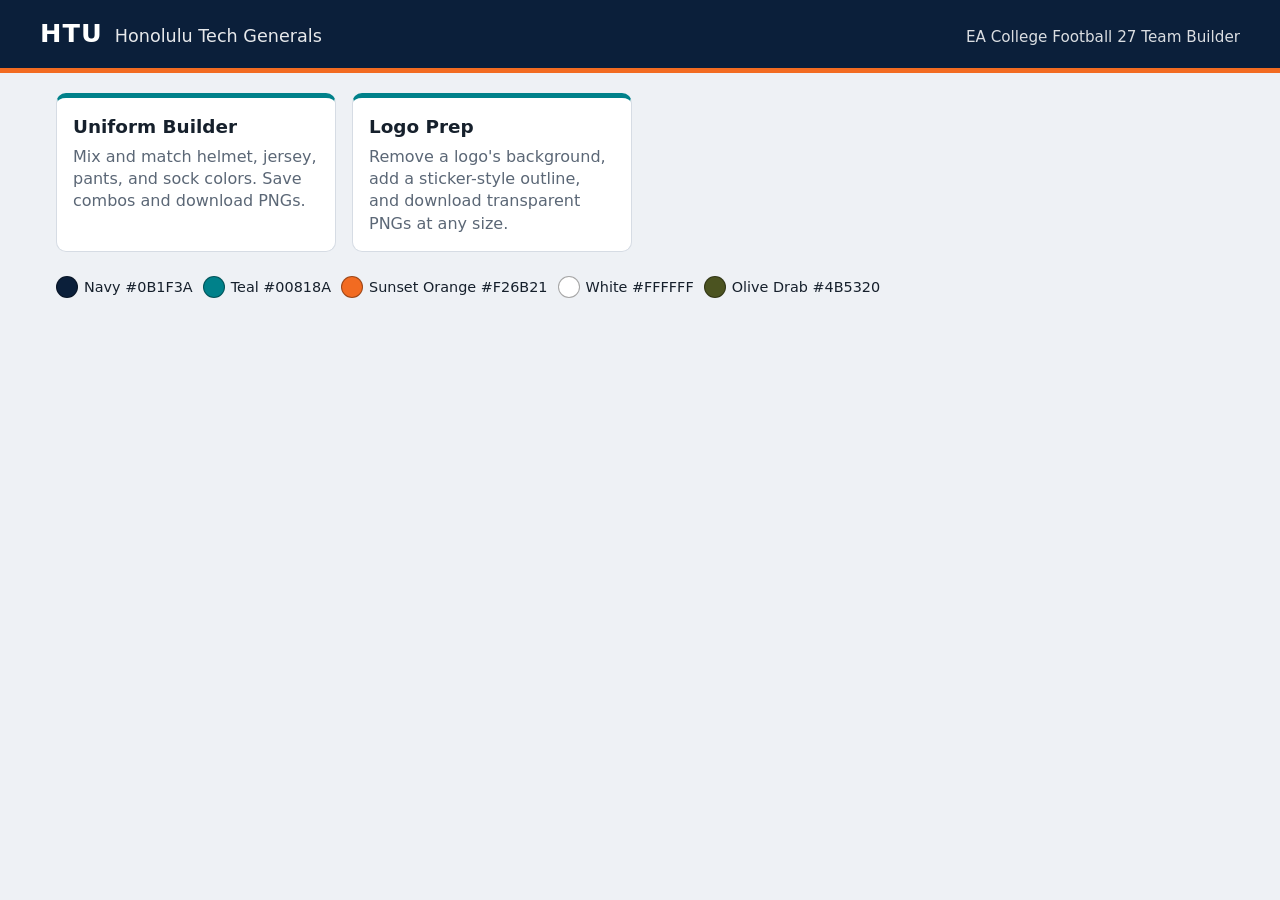
<file: index.html>
<!DOCTYPE html>
<html lang="en">
<head>
  <meta charset="utf-8">
  <meta name="viewport" content="width=device-width, initial-scale=1">
  <title>HTU Team Tools</title>
  <link rel="stylesheet" href="shared/site.css">
  <script src="shared/team.js"></script>
  <style>
    .tools { display: grid; grid-template-columns: repeat(auto-fill, minmax(260px, 1fr)); gap: 16px; }
    .tool-card { display: block; text-decoration: none; color: inherit; border-top: 5px solid var(--accent); }
    .tool-card:hover { border-color: var(--hot); }
    .tool-card h2 { margin-bottom: 6px; }
    .tool-card p { margin: 0; color: var(--muted); }
    .palette { display: flex; gap: 10px; flex-wrap: wrap; margin-top: 24px; }
    .palette span { display: flex; align-items: center; gap: 6px; font-size: 0.9rem; }
    .palette i { width: 22px; height: 22px; border-radius: 50%; border: 1px solid rgba(0,0,0,.35); }
  </style>
</head>
<body>
  <header class="site-header">
    <div class="inner">
      <span class="abbr" data-team="abbreviation">HTU</span>
      <span class="name" data-team="fullName">Honolulu Tech Generals</span>
      <span class="tool" data-team="game"></span>
    </div>
  </header>
  <main>
    <div class="tools">
      <a class="panel tool-card" href="uniform-builder/">
        <h2>Uniform Builder</h2>
        <p>Mix and match helmet, jersey, pants, and sock colors. Save combos and download PNGs.</p>
      </a>
      <a class="panel tool-card" href="logo-prep/">
        <h2>Logo Prep</h2>
        <p>Remove a logo's background, add a sticker-style outline, and download transparent PNGs at any size.</p>
      </a>
    </div>
    <div class="palette" id="palette"></div>
  </main>
  <script>
    document.querySelectorAll("[data-team]").forEach(function (el) {
      el.textContent = HTU_TEAM[el.getAttribute("data-team")];
    });
    HTU_TEAM.palette.forEach(function (c) {
      var s = document.createElement("span");
      var dot = document.createElement("i");
      dot.style.background = c.hex;
      s.append(dot, c.name + " " + c.hex);
      document.getElementById("palette").appendChild(s);
    });
  </script>
</body>
</html>
</file>
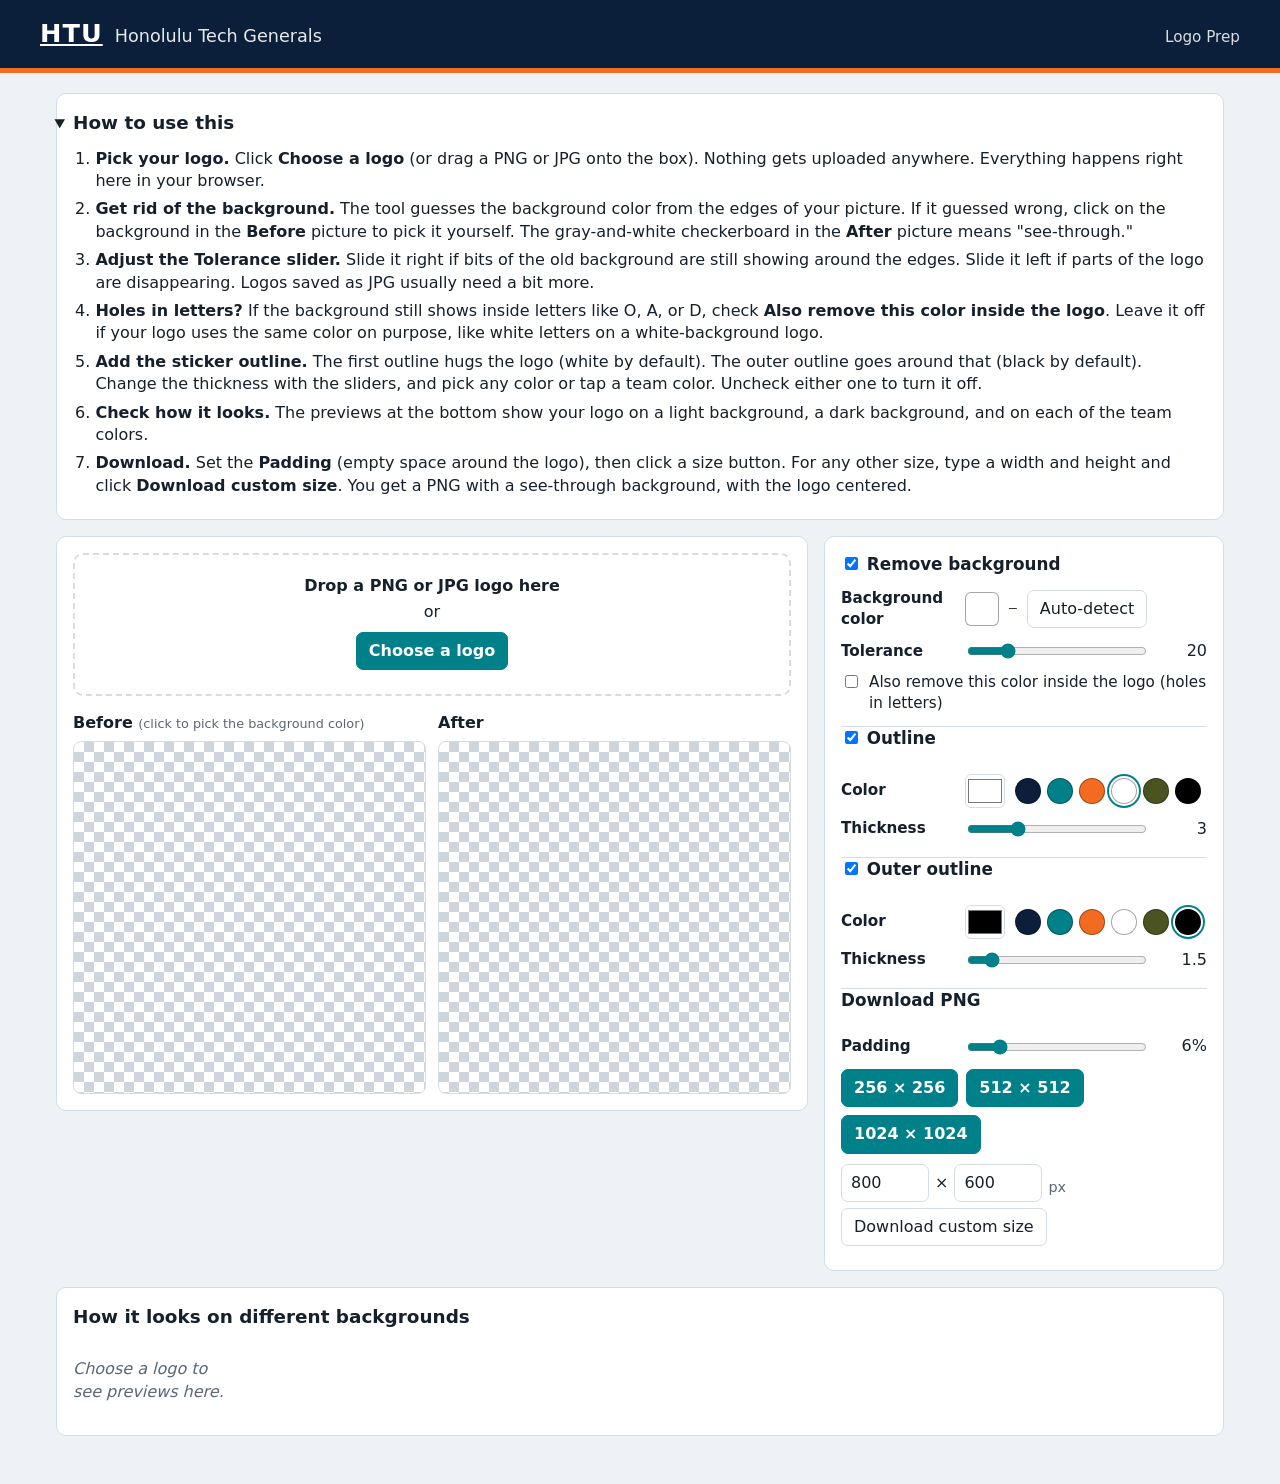
<file: logo-prep/index.html>
<!DOCTYPE html>
<html lang="en">
<head>
  <meta charset="utf-8">
  <meta name="viewport" content="width=device-width, initial-scale=1">
  <title>HTU Logo Prep</title>
  <link rel="stylesheet" href="../shared/site.css">
  <link rel="stylesheet" href="style.css">
  <script src="../shared/team.js"></script>
</head>
<body>
  <header class="site-header">
    <div class="inner">
      <a class="abbr" data-team="abbreviation" href="../">HTU</a>
      <span class="name" data-team="fullName">Honolulu Tech Generals</span>
      <span class="tool">Logo Prep</span>
    </div>
  </header>

  <main>
    <details class="panel how-to" open>
      <summary><h2>How to use this</h2></summary>
      <ol>
        <li><b>Pick your logo.</b> Click <b>Choose a logo</b> (or drag a PNG or JPG onto the box). Nothing gets uploaded anywhere. Everything happens right here in your browser.</li>
        <li><b>Get rid of the background.</b> The tool guesses the background color from the edges of your picture. If it guessed wrong, click on the background in the <b>Before</b> picture to pick it yourself. The gray-and-white checkerboard in the <b>After</b> picture means "see-through."</li>
        <li><b>Adjust the Tolerance slider.</b> Slide it right if bits of the old background are still showing around the edges. Slide it left if parts of the logo are disappearing. Logos saved as JPG usually need a bit more.</li>
        <li><b>Holes in letters?</b> If the background still shows inside letters like O, A, or D, check <b>Also remove this color inside the logo</b>. Leave it off if your logo uses the same color on purpose, like white letters on a white-background logo.</li>
        <li><b>Add the sticker outline.</b> The first outline hugs the logo (white by default). The outer outline goes around that (black by default). Change the thickness with the sliders, and pick any color or tap a team color. Uncheck either one to turn it off.</li>
        <li><b>Check how it looks.</b> The previews at the bottom show your logo on a light background, a dark background, and on each of the team colors.</li>
        <li><b>Download.</b> Set the <b>Padding</b> (empty space around the logo), then click a size button. For any other size, type a width and height and click <b>Download custom size</b>. You get a PNG with a see-through background, with the logo centered.</li>
      </ol>
    </details>

    <section class="workspace">
      <div class="panel">
        <div id="dropzone" class="dropzone">
          <p><b>Drop a PNG or JPG logo here</b></p>
          <p>or</p>
          <label class="button primary">Choose a logo
            <input type="file" id="file-input" accept="image/png,image/jpeg" hidden>
          </label>
          <p class="hint" id="file-status" aria-live="polite"></p>
        </div>

        <div class="compare" id="compare" hidden>
          <figure>
            <figcaption>Before <span class="hint">(click to pick the background color)</span></figcaption>
            <div class="checker"><canvas id="before-canvas" class="pickable"></canvas></div>
          </figure>
          <figure>
            <figcaption>After</figcaption>
            <div class="checker"><canvas id="after-canvas"></canvas></div>
          </figure>
        </div>
        <p class="warning" id="warning" aria-live="polite" hidden></p>
      </div>

      <div class="panel controls" id="controls">
        <fieldset>
          <legend><label><input type="checkbox" id="bg-on" checked> Remove background</label></legend>
          <div class="row">
            <span class="label">Background color</span>
            <span class="swatch-big" id="bg-swatch"></span>
            <code id="bg-hex">—</code>
            <button type="button" id="bg-auto">Auto-detect</button>
          </div>
          <div class="row">
            <label class="label" for="tolerance">Tolerance</label>
            <input type="range" id="tolerance" min="0" max="100" value="20">
            <output id="tolerance-out">20</output>
          </div>
          <label class="check"><input type="checkbox" id="bg-everywhere"> Also remove this color inside the logo (holes in letters)</label>
        </fieldset>

        <fieldset>
          <legend><label><input type="checkbox" id="o1-on" checked> Outline</label></legend>
          <div class="row">
            <label class="label" for="o1-color">Color</label>
            <input type="color" id="o1-color" value="#ffffff">
            <span class="swatches" data-for="o1-color"></span>
          </div>
          <div class="row">
            <label class="label" for="o1-size">Thickness</label>
            <input type="range" id="o1-size" min="0.5" max="10" step="0.25" value="3">
            <output id="o1-size-out">3</output>
          </div>
        </fieldset>

        <fieldset>
          <legend><label><input type="checkbox" id="o2-on" checked> Outer outline</label></legend>
          <div class="row">
            <label class="label" for="o2-color">Color</label>
            <input type="color" id="o2-color" value="#000000">
            <span class="swatches" data-for="o2-color"></span>
          </div>
          <div class="row">
            <label class="label" for="o2-size">Thickness</label>
            <input type="range" id="o2-size" min="0.5" max="10" step="0.25" value="1.5">
            <output id="o2-size-out">1.5</output>
          </div>
        </fieldset>

        <fieldset>
          <legend>Download PNG</legend>
          <div class="row">
            <label class="label" for="padding">Padding</label>
            <input type="range" id="padding" min="0" max="40" value="6">
            <output id="padding-out">6%</output>
          </div>
          <div class="presets">
            <button type="button" class="primary" data-size="256">256 × 256</button>
            <button type="button" class="primary" data-size="512">512 × 512</button>
            <button type="button" class="primary" data-size="1024">1024 × 1024</button>
          </div>
          <div class="custom-size">
            <input type="number" id="custom-w" min="16" max="4096" value="800" aria-label="Width in pixels">
            <span>×</span>
            <input type="number" id="custom-h" min="16" max="4096" value="600" aria-label="Height in pixels">
            <span class="hint">px</span>
            <button type="button" id="download-custom">Download custom size</button>
          </div>
          <p class="hint" id="export-status" aria-live="polite"></p>
        </fieldset>
      </div>
    </section>

    <section class="panel backdrops-section">
      <h2>How it looks on different backgrounds</h2>
      <div class="backdrops" id="backdrops"></div>
    </section>
  </main>

  <script src="app.js"></script>
</body>
</html>
</file>
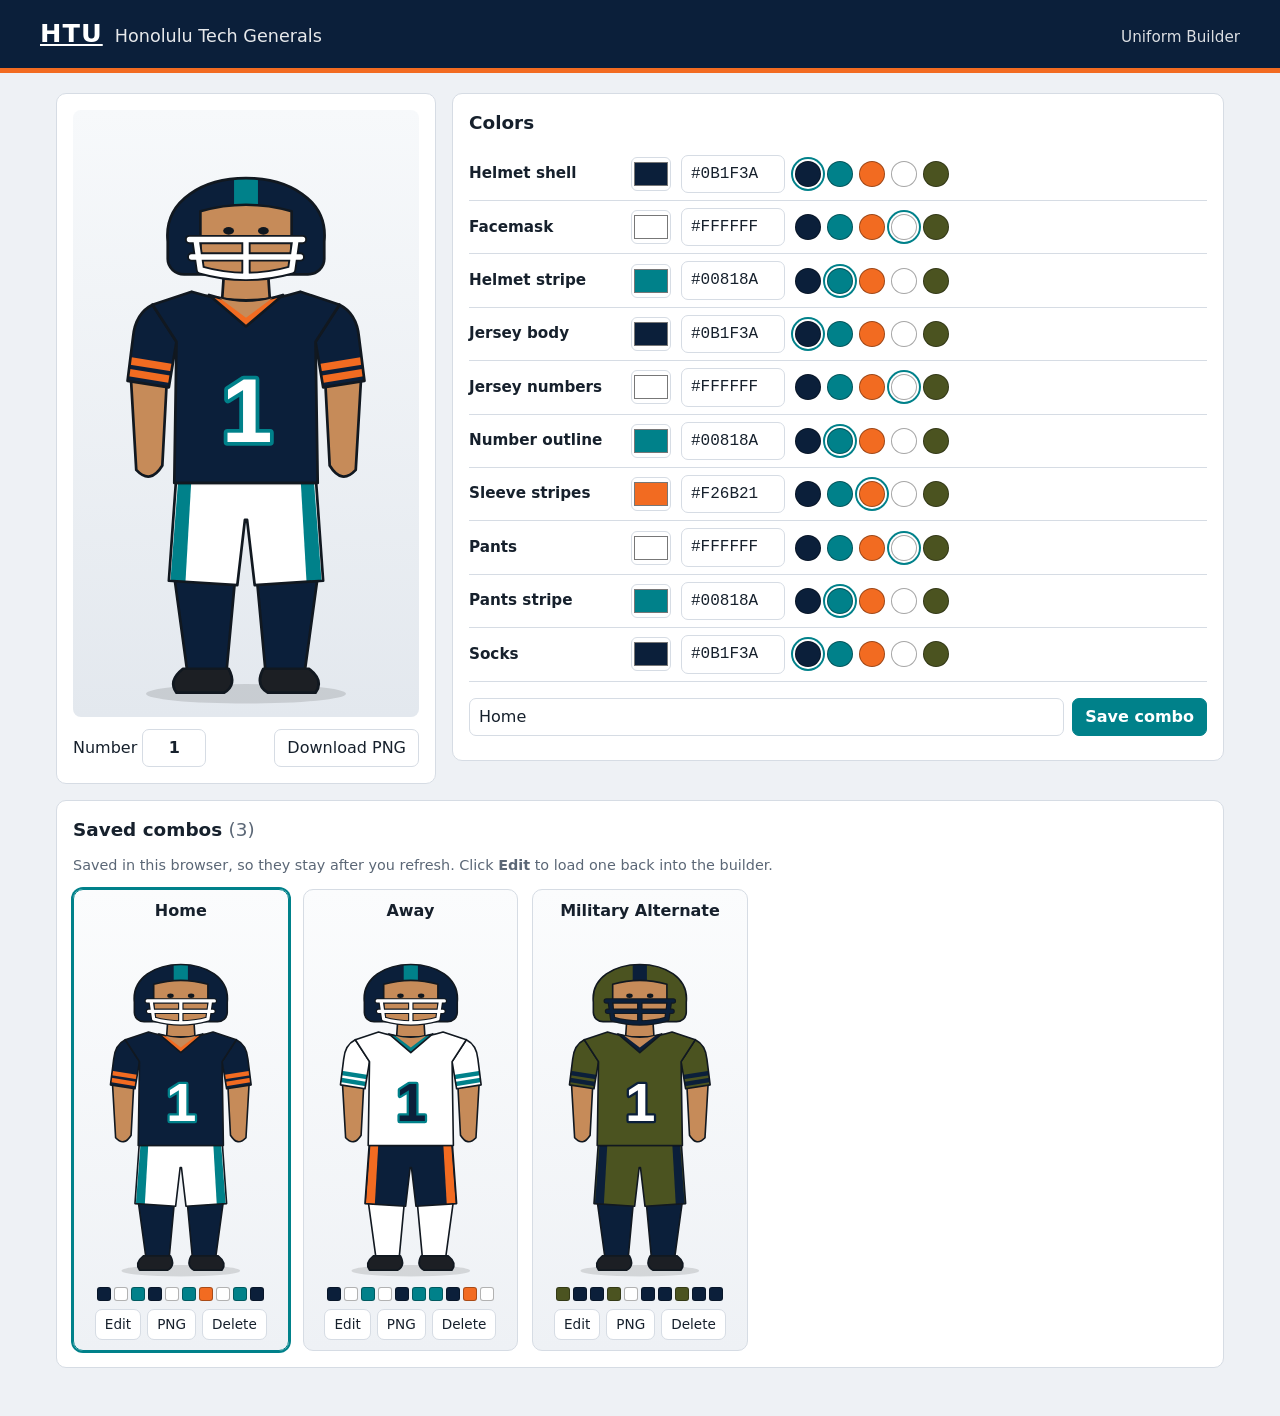
<file: uniform-builder/index.html>
<!DOCTYPE html>
<html lang="en">
<head>
  <meta charset="utf-8">
  <meta name="viewport" content="width=device-width, initial-scale=1">
  <title>HTU Uniform Builder</title>
  <link rel="stylesheet" href="../shared/site.css">
  <link rel="stylesheet" href="style.css">
  <script src="../shared/team.js"></script>
  <script src="player.js"></script>
</head>
<body>
  <header class="site-header">
    <div class="inner">
      <a class="abbr" data-team="abbreviation" href="../">HTU</a>
      <span class="name" data-team="fullName">Honolulu Tech Generals</span>
      <span class="tool">Uniform Builder</span>
    </div>
  </header>

  <main>
    <section class="editor">
      <div class="panel preview-panel">
        <div id="preview" class="preview"></div>
        <div class="preview-actions">
          <label>Number <input type="text" id="jersey-number" maxlength="2" inputmode="numeric" size="3"></label>
          <button id="download-current">Download PNG</button>
        </div>
      </div>

      <div class="panel controls-panel">
        <h2>Colors</h2>
        <div id="color-rows"></div>

        <div class="save-bar">
          <input type="text" id="combo-name" placeholder="Combo name, e.g. Home" list="name-ideas" maxlength="40">
          <datalist id="name-ideas">
            <option value="Home"><option value="Away"><option value="Military Alternate">
            <option value="Blackout Alternate"><option value="Throwback"><option value="Aloha Bowl">
          </datalist>
          <button class="primary" id="save-combo">Save combo</button>
        </div>
        <p class="hint" id="save-status" aria-live="polite"></p>
      </div>
    </section>

    <section class="panel saved-section">
      <h2>Saved combos <span class="count" id="saved-count"></span></h2>
      <p class="hint">Saved in this browser, so they stay after you refresh. Click <b>Edit</b> to load one back into the builder.</p>
      <div id="saved-grid" class="saved-grid"></div>
    </section>
  </main>

  <script src="app.js"></script>
</body>
</html>
</file>
<file: shared/site.css>
/* Shared look for all HTU tools. Colors come from shared/team.js. */
:root {
  --bg: #eef1f5;
  --panel: #ffffff;
  --ink: #16202c;
  --muted: #5b6776;
  --line: #d6dce4;
  --primary: var(--htu-navy, #0B1F3A);
  --accent: var(--htu-teal, #00818A);
  --hot: var(--htu-sunset-orange, #F26B21);
  --radius: 10px;
}

* { box-sizing: border-box; }

body {
  margin: 0;
  background: var(--bg);
  color: var(--ink);
  font-family: system-ui, -apple-system, "Segoe UI", Roboto, Helvetica, Arial, sans-serif;
  line-height: 1.4;
}

.site-header {
  background: var(--primary);
  color: #fff;
  padding: 16px 20px;
  border-bottom: 5px solid var(--hot);
}
.site-header .inner { max-width: 1200px; margin: 0 auto; display: flex; align-items: baseline; gap: 12px; flex-wrap: wrap; }
.site-header .abbr { font-weight: 900; font-size: 1.6rem; letter-spacing: 0.04em; }
.site-header .name { font-size: 1.1rem; opacity: 0.9; }
.site-header a { color: #fff; }
.site-header .tool { margin-left: auto; font-size: 0.95rem; opacity: 0.85; }

main { max-width: 1200px; margin: 0 auto; padding: 20px 16px 48px; }

.panel {
  background: var(--panel);
  border: 1px solid var(--line);
  border-radius: var(--radius);
  padding: 16px;
}

h2 { margin: 0 0 12px; font-size: 1.15rem; }

button, .button {
  font: inherit;
  border: 1px solid var(--line);
  background: #fff;
  color: var(--ink);
  padding: 7px 12px;
  border-radius: 7px;
  cursor: pointer;
  text-decoration: none;
  display: inline-block;
}
button:hover, .button:hover { border-color: var(--accent); }
button.primary, .button.primary { background: var(--accent); border-color: var(--accent); color: #fff; font-weight: 600; }
button.primary:hover { filter: brightness(1.08); }
button.danger:hover { border-color: #c0392b; color: #c0392b; }

input[type="text"], input[type="number"] {
  font: inherit;
  padding: 7px 9px;
  border: 1px solid var(--line);
  border-radius: 7px;
  background: #fff;
  color: var(--ink);
}
input:focus, button:focus-visible { outline: 2px solid var(--accent); outline-offset: 1px; }
</file>
<file: logo-prep/style.css>
.how-to { margin-bottom: 16px; }
.how-to summary { cursor: pointer; list-style-position: outside; }
.how-to summary h2 { display: inline; margin: 0; }
.how-to ol { margin: 12px 0 0; padding-left: 1.4em; }
.how-to li { margin-bottom: 6px; }

.workspace {
  display: grid;
  grid-template-columns: 1fr minmax(300px, 400px);
  gap: 16px;
  align-items: start;
}
@media (max-width: 860px) {
  .workspace { grid-template-columns: 1fr; }
}

.hint { color: var(--muted); font-size: 0.9rem; margin: 8px 0 0; }
.warning { color: #a23a12; background: #fdf1ea; border: 1px solid #f3c7ad; border-radius: 7px; padding: 8px 10px; margin: 12px 0 0; }

.dropzone {
  border: 2px dashed var(--line);
  border-radius: var(--radius);
  padding: 16px;
  text-align: center;
}
.dropzone p { margin: 4px 0; }
.dropzone.dragging { border-color: var(--accent); background: #eaf6f7; }
.dropzone .button { margin: 4px 0; }

.compare {
  display: grid;
  grid-template-columns: 1fr 1fr;
  gap: 12px;
  margin-top: 16px;
}
@media (max-width: 520px) {
  .compare { grid-template-columns: 1fr; }
}
.compare figure { margin: 0; min-width: 0; }
.compare figcaption { font-weight: 700; margin-bottom: 6px; }
.compare figcaption .hint { font-weight: 400; font-size: 0.8rem; }

.checker {
  background-color: #fff;
  background-image:
    linear-gradient(45deg, #cfd5dc 25%, transparent 25%),
    linear-gradient(-45deg, #cfd5dc 25%, transparent 25%),
    linear-gradient(45deg, transparent 75%, #cfd5dc 75%),
    linear-gradient(-45deg, transparent 75%, #cfd5dc 75%);
  background-size: 20px 20px;
  background-position: 0 0, 0 10px, 10px -10px, -10px 0;
  border: 1px solid var(--line);
  border-radius: 8px;
  padding: 10px;
  aspect-ratio: 1 / 1;
  display: flex;
  align-items: center;
  justify-content: center;
}
.checker canvas { display: block; max-width: 100%; max-height: 100%; }
canvas.pickable { cursor: crosshair; }

.controls fieldset {
  border: 0;
  border-bottom: 1px solid var(--line);
  margin: 0;
  padding: 0 0 12px;
}
.controls fieldset + fieldset { padding-top: 12px; }
.controls fieldset:last-child { border-bottom: 0; padding-bottom: 0; }
.controls legend { font-weight: 700; font-size: 1.05rem; padding: 0; margin-bottom: 6px; }
.controls legend label { cursor: pointer; }
.controls fieldset.off .row, .controls fieldset.off .check { opacity: 0.45; }

.row {
  display: flex;
  align-items: center;
  gap: 10px;
  padding: 5px 0;
  flex-wrap: wrap;
}
.row .label { width: 7.5em; font-weight: 600; font-size: 0.95rem; }
.row input[type="range"] { flex: 1; min-width: 120px; accent-color: var(--accent); }
.row output { width: 3em; text-align: right; font-variant-numeric: tabular-nums; }
.row input[type="color"] {
  width: 40px; height: 34px; padding: 0; border: 1px solid var(--line);
  border-radius: 6px; background: none; cursor: pointer;
}
.check { display: flex; gap: 8px; align-items: flex-start; font-size: 0.95rem; padding-top: 4px; cursor: pointer; }
.check input { margin-top: 3px; }

.swatch-big {
  width: 34px; height: 34px; border-radius: 6px;
  border: 1px solid rgba(0, 0, 0, 0.35);
  background: #fff;
}

.swatches { display: flex; gap: 6px; flex-wrap: wrap; }
.swatch {
  width: 26px; height: 26px; padding: 0;
  border: 1px solid rgba(0, 0, 0, 0.35);
  border-radius: 50%;
}
.swatch.selected { box-shadow: 0 0 0 2px #fff, 0 0 0 4px var(--accent); }

.presets { display: flex; gap: 8px; flex-wrap: wrap; margin-top: 6px; }
.custom-size { display: flex; align-items: center; gap: 6px; flex-wrap: wrap; margin-top: 10px; }
.custom-size input { width: 5.5em; }

.backdrops-section { margin-top: 16px; }
.backdrops {
  display: grid;
  grid-template-columns: repeat(auto-fill, minmax(140px, 1fr));
  gap: 12px;
}
.backdrop { margin: 0; }
.backdrop canvas {
  display: block;
  width: 100%;
  height: auto;
  border-radius: 8px;
  border: 1px solid rgba(0, 0, 0, 0.2);
}
.backdrop figcaption { text-align: center; font-size: 0.9rem; margin-top: 4px; }
.backdrop figcaption code { color: var(--muted); font-size: 0.8rem; }
.empty { color: var(--muted); font-style: italic; }
</file>
<file: uniform-builder/style.css>
.editor {
  display: grid;
  grid-template-columns: minmax(260px, 380px) 1fr;
  gap: 16px;
  align-items: start;
}
@media (max-width: 760px) {
  .editor { grid-template-columns: 1fr; }
}

.preview-panel { position: sticky; top: 12px; }
@media (max-width: 760px) {
  .preview-panel { position: static; }
}

.preview {
  background: linear-gradient(#f7f9fb, #e3e8ee);
  border-radius: 8px;
  padding: 10px;
}
.preview svg { display: block; width: 100%; height: auto; max-height: 70vh; }
@media (max-width: 760px) { .preview svg { max-height: 45vh; } }

.preview-actions {
  display: flex;
  justify-content: space-between;
  align-items: center;
  gap: 10px;
  margin-top: 12px;
}
.preview-actions input { width: 4em; text-align: center; font-weight: 700; }

.color-row {
  display: grid;
  grid-template-columns: 9.5em 40px 6.5em 1fr;
  align-items: center;
  gap: 10px;
  padding: 7px 0;
  border-bottom: 1px solid var(--line);
}
.color-row label { font-weight: 600; font-size: 0.95rem; }
.color-row input[type="color"] {
  width: 40px; height: 34px; padding: 0; border: 1px solid var(--line);
  border-radius: 6px; background: none; cursor: pointer;
}
.color-row .hex { width: 100%; font-family: ui-monospace, Menlo, Consolas, monospace; text-transform: uppercase; }
.color-row .hex.invalid { border-color: #c0392b; background: #fdf0ee; }

@media (max-width: 520px) {
  .color-row { grid-template-columns: 40px 6.5em 1fr; }
  .color-row label { grid-column: 1 / -1; }
}

.swatches { display: flex; gap: 6px; flex-wrap: wrap; }
.swatch {
  width: 26px; height: 26px; padding: 0;
  border: 1px solid rgba(0, 0, 0, 0.35);
  border-radius: 50%;
}
.swatch.selected { box-shadow: 0 0 0 2px #fff, 0 0 0 4px var(--accent); }

.save-bar { display: flex; gap: 8px; margin-top: 16px; }
.save-bar input { flex: 1; min-width: 0; }

.hint { color: var(--muted); font-size: 0.9rem; margin: 8px 0 0; }

.saved-section { margin-top: 16px; }
.saved-section .count { color: var(--muted); font-weight: 400; }

.saved-grid {
  display: grid;
  grid-template-columns: repeat(auto-fill, minmax(190px, 1fr));
  gap: 14px;
  margin-top: 14px;
}
.combo-card {
  border: 1px solid var(--line);
  border-radius: var(--radius);
  padding: 10px;
  background: linear-gradient(#fbfcfd, #eef1f5);
  display: flex;
  flex-direction: column;
  gap: 8px;
}
.combo-card.active { border-color: var(--accent); box-shadow: 0 0 0 2px var(--accent); }
.combo-card h3 { margin: 0; font-size: 1rem; text-align: center; }
.combo-card svg { display: block; width: 100%; height: auto; }
.combo-card .chips { display: flex; justify-content: center; gap: 3px; flex-wrap: wrap; }
.combo-card .chip { width: 14px; height: 14px; border-radius: 3px; border: 1px solid rgba(0, 0, 0, 0.3); }
.combo-card .card-actions { display: flex; gap: 6px; justify-content: center; flex-wrap: wrap; }
.combo-card .card-actions button { padding: 5px 9px; font-size: 0.85rem; }
.empty { color: var(--muted); font-style: italic; }
</file>
